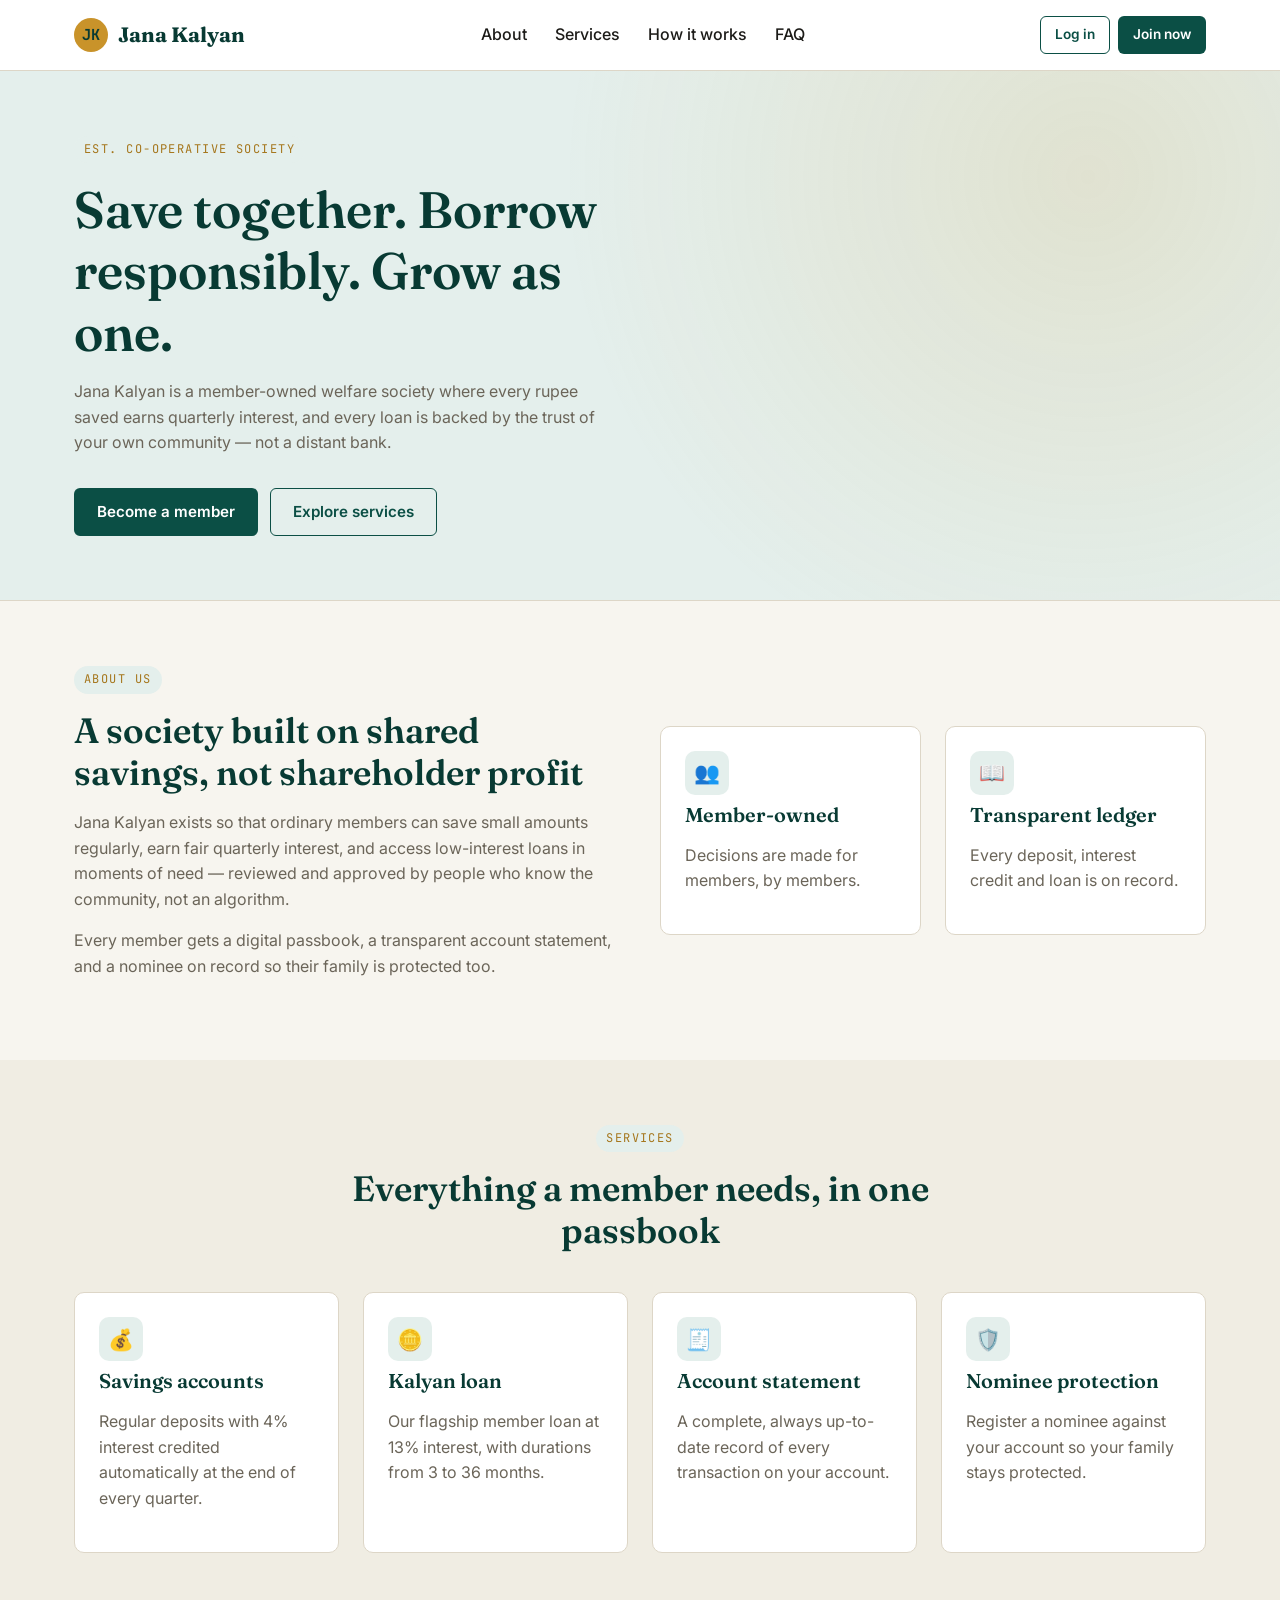
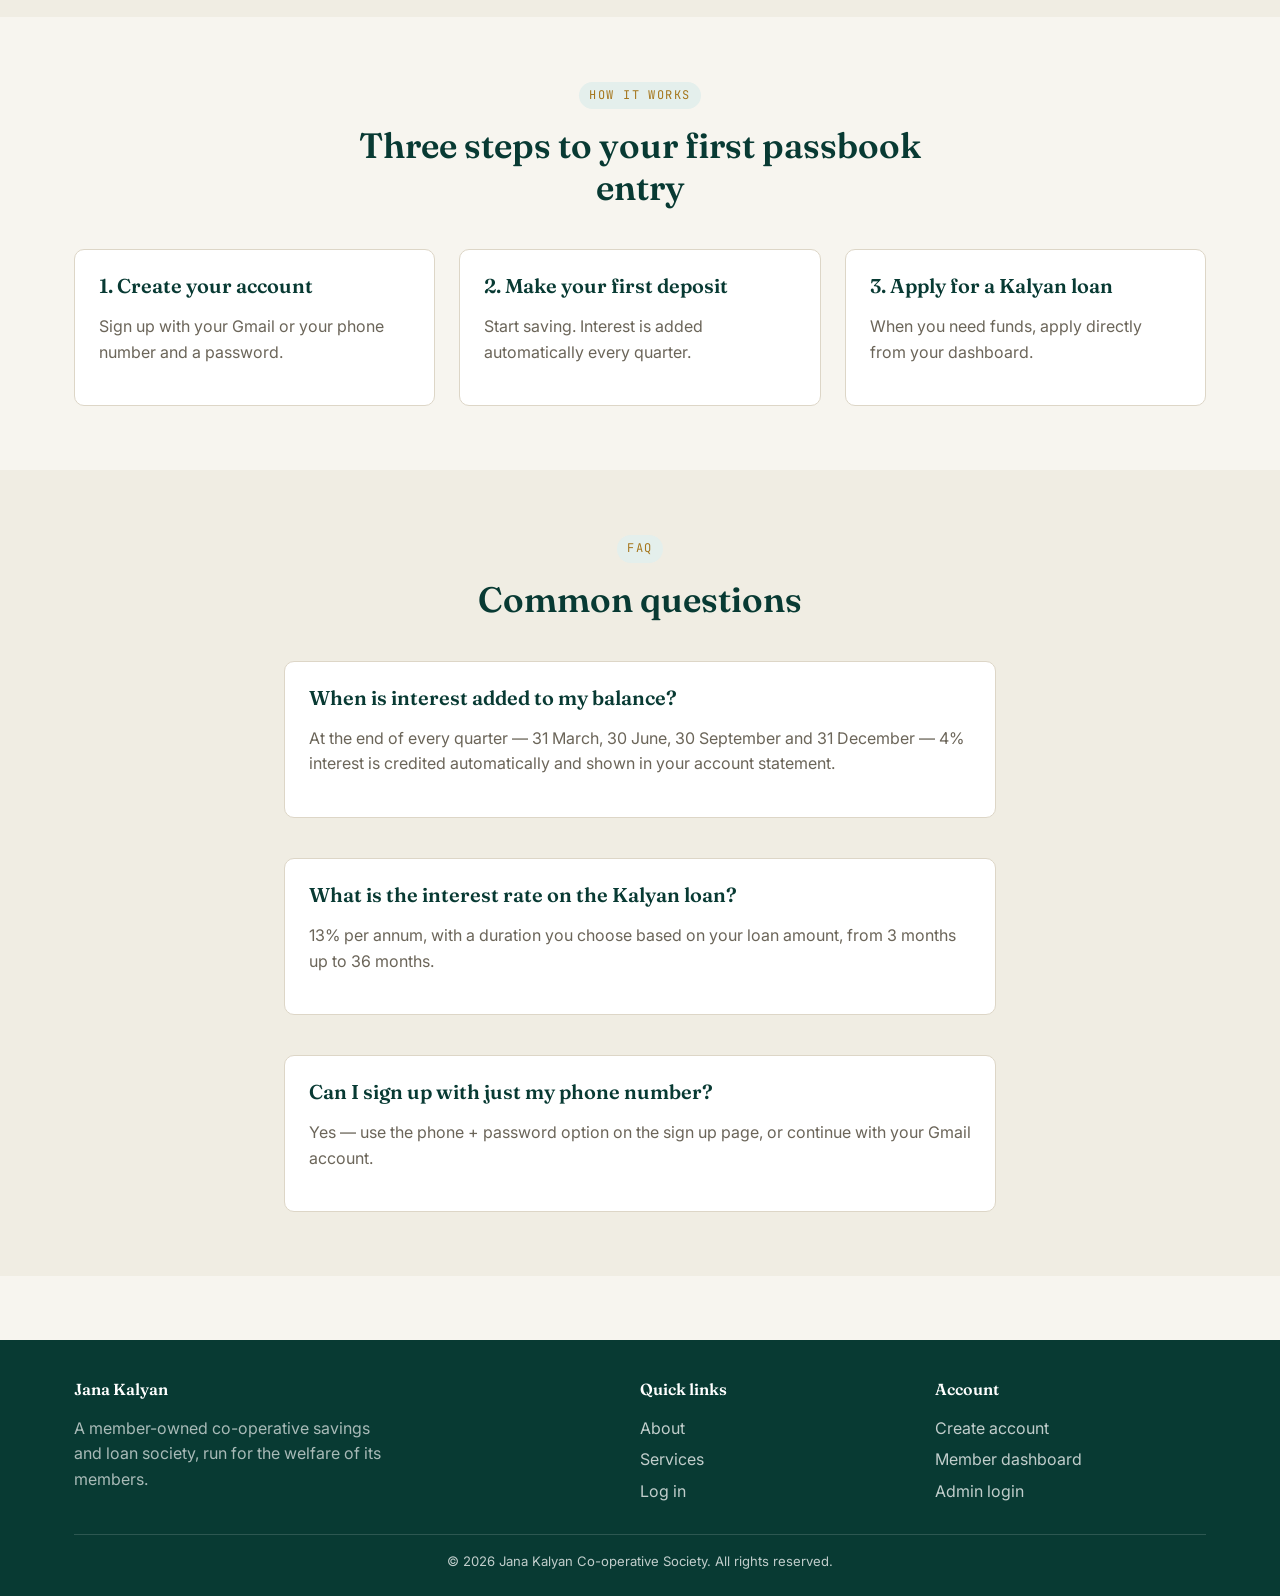
<file: index.html>
<!DOCTYPE html>
<html lang="en">
<head>
  <meta charset="UTF-8" />
  <meta name="viewport" content="width=device-width, initial-scale=1.0" />
  <title>Jana Kalyan — People's Welfare Co-operative Society</title>
  <meta name="description" content="Jana Kalyan is a member-owned savings, deposit and loan co-operative society. Save together, borrow responsibly, grow as a community." />

  <!-- Fonts -->
  <link rel="preconnect" href="https://fonts.googleapis.com" />
  <link href="https://fonts.googleapis.com/css2?family=Fraunces:wght@500;600;700&family=Inter:wght@400;500;600;700&family=JetBrains+Mono:wght@400;600&display=swap" rel="stylesheet" />

  <!-- Stylesheet -->
  <link rel="stylesheet" href="css/style.css" />
</head>
<body>

  <!-- ============================ HEADER / NAV ============================ -->
  <header class="site-header">
    <nav class="navbar">
      <a href="index.html" class="brand">
        <span class="seal">JK</span>
        Jana Kalyan
      </a>

      <ul class="nav-links">
        <li><a href="index.html#about">About</a></li>
        <li><a href="index.html#services">Services</a></li>
        <li><a href="index.html#how-it-works">How it works</a></li>
        <li><a href="index.html#faq">FAQ</a></li>
      </ul>

      <div class="nav-cta">
        <a href="login.html" class="btn btn-outline btn-sm">Log in</a>
        <a href="login.html#signup" class="btn btn-primary btn-sm">Join now</a>
      </div>

      <button class="nav-toggle" aria-label="Toggle navigation menu">☰</button>
    </nav>
  </header>

  <main>
    <!-- ============================ HERO ============================ -->
    <section class="hero">
      <div class="container grid-2">
        <div class="hero-text">
          <span class="eyebrow">Est. co-operative society</span>
          <h1>Save together. Borrow responsibly. Grow as one.</h1>
          <p>
            Jana Kalyan is a member-owned welfare society where every rupee saved
            earns quarterly interest, and every loan is backed by the trust of
            your own community — not a distant bank.
          </p>
          <a href="login.html#signup" class="btn btn-primary">Become a member</a>
          <a href="index.html#services" class="btn btn-outline">Explore services</a>
        </div>

        <!-- Signature element: passbook stub card
        <div class="passbook-card">
          <div class="stamp">JANA<br />KALYAN</div>
          <h3 class="mb-0">Member Passbook</h3>
          <p class="form-hint mb-0">Account No. JK00184213</p>
          <div class="mt-lg">
            <div class="passbook-row"><span class="label">Opening balance</span><span class="value">₹24,000</span></div>
            <div class="passbook-row"><span class="label">Quarterly interest (4%)</span><span class="value amount-credit">+ ₹960</span></div>
            <div class="passbook-row"><span class="label">Kalyan loan rate</span><span class="value">13% p.a.</span></div>
            <div class="passbook-row"><span class="label">Current balance</span><span class="value">₹24,960</span></div>
          </div>
        </div> -->
      </div>
    </section>

    <!-- ============================ ABOUT ============================ -->
    <section id="about" class="section">
      <div class="container grid-2">
        <div>
          <span class="eyebrow">About us</span>
          <h2>A society built on shared savings, not shareholder profit</h2>
          <p>
            Jana Kalyan exists so that ordinary members can save small amounts
            regularly, earn fair quarterly interest, and access low-interest
            loans in moments of need — reviewed and approved by people who
            know the community, not an algorithm.
          </p>
          <p>
            Every member gets a digital passbook, a transparent account
            statement, and a nominee on record so their family is protected
            too.
          </p>
        </div>
        <div class="grid-cards">
          <div class="card">
            <div class="icon">👥</div>
            <h3>Member-owned</h3>
            <p>Decisions are made for members, by members.</p>
          </div>
          <div class="card">
            <div class="icon">📖</div>
            <h3>Transparent ledger</h3>
            <p>Every deposit, interest credit and loan is on record.</p>
          </div>
        </div>
      </div>
    </section>

    <!-- ============================ SERVICES ============================ -->
    <section id="services" class="section section-alt">
      <div class="container">
        <div class="text-center" style="max-width:640px;margin:0 auto var(--space-lg);">
          <span class="eyebrow">Services</span>
          <h2>Everything a member needs, in one passbook</h2>
        </div>

        <div class="grid-cards">
          <div class="card">
            <div class="icon">💰</div>
            <h3>Savings accounts</h3>
            <p>Regular deposits with 4% interest credited automatically at the end of every quarter.</p>
          </div>
          <div class="card">
            <div class="icon">🪙</div>
            <h3>Kalyan loan</h3>
            <p>Our flagship member loan at 13% interest, with durations from 3 to 36 months.</p>
          </div>
          <div class="card">
            <div class="icon">🧾</div>
            <h3>Account statement</h3>
            <p>A complete, always up-to-date record of every transaction on your account.</p>
          </div>
          <div class="card">
            <div class="icon">🛡️</div>
            <h3>Nominee protection</h3>
            <p>Register a nominee against your account so your family stays protected.</p>
          </div>
        </div>
      </div>
    </section>

    <!-- ============================ HOW IT WORKS ============================ -->
    <section id="how-it-works" class="section">
      <div class="container">
        <div class="text-center" style="max-width:640px;margin:0 auto var(--space-lg);">
          <span class="eyebrow">How it works</span>
          <h2>Three steps to your first passbook entry</h2>
        </div>
        <div class="grid-cards">
          <div class="card">
            <h3>1. Create your account</h3>
            <p>Sign up with your Gmail or your phone number and a password.</p>
          </div>
          <div class="card">
            <h3>2. Make your first deposit</h3>
            <p>Start saving. Interest is added automatically every quarter.</p>
          </div>
          <div class="card">
            <h3>3. Apply for a Kalyan loan</h3>
            <p>When you need funds, apply directly from your dashboard.</p>
          </div>
        </div>
      </div>
    </section>

    <!-- ============================ FAQ ============================ -->
    <section id="faq" class="section section-alt">
      <div class="container" style="max-width:760px;">
        <div class="text-center" style="margin-bottom:var(--space-lg);">
          <span class="eyebrow">FAQ</span>
          <h2>Common questions</h2>
        </div>
        <div class="card mt-lg">
          <h3>When is interest added to my balance?</h3>
          <p>At the end of every quarter — 31 March, 30 June, 30 September and 31 December — 4% interest is credited automatically and shown in your account statement.</p>
        </div>
        <div class="card mt-lg">
          <h3>What is the interest rate on the Kalyan loan?</h3>
          <p>13% per annum, with a duration you choose based on your loan amount, from 3 months up to 36 months.</p>
        </div>
        <div class="card mt-lg">
          <h3>Can I sign up with just my phone number?</h3>
          <p>Yes — use the phone + password option on the sign up page, or continue with your Gmail account.</p>
        </div>
      </div>
    </section>
  </main>

  <!-- ============================ FOOTER ============================ -->
  <footer class="site-footer">
    <div class="container">
      <div class="footer-grid">
        <div>
          <h4>Jana Kalyan</h4>
          <p style="color:rgba(255,255,255,0.65);max-width:320px;">A member-owned co-operative savings and loan society, run for the welfare of its members.</p>
        </div>
        <div>
          <h4>Quick links</h4>
          <a href="index.html#about">About</a>
          <a href="index.html#services">Services</a>
          <a href="login.html">Log in</a>
        </div>
        <div>
          <h4>Account</h4>
          <a href="login.html#signup">Create account</a>
          <a href="dashboard.html">Member dashboard</a>
          <a href="admin.html">Admin login</a>
        </div>
      </div>
      <div class="footer-bottom">
        © <span class="current-year"></span> Jana Kalyan Co-operative Society. All rights reserved.
      </div>
    </div>
  </footer>

  <script src="js/script.js"></script>
</body>
</html>
</file>
<file: css/style.css>
/* =========================================================================
   JANA KALYAN — GLOBAL STYLESHEET
   -------------------------------------------------------------------------
   This file holds design tokens (CSS variables), resets, and the styling
   for public-facing pages (index.html, login.html).
   Dashboard/admin-specific layout lives in css/dashboard.css so each file
   stays focused and easy to edit.
   ========================================================================= */

/* -------------------------------------------------------------------------
   1. DESIGN TOKENS
   Change colors, fonts and spacing site-wide by editing these variables.
   ----------------------------------------------------------------------- */
:root {
  /* Brand palette — "passbook ledger" theme: deep teal (trust/growth)
     + mustard gold (the stamped seal on a passbook) on warm paper */
  --color-bg: #f7f5ef;
  --color-surface: #ffffff;
  --color-surface-alt: #f0ede3;
  --color-primary: #0b4f45;
  --color-primary-dark: #083a33;
  --color-primary-light: #e4efec;
  --color-accent: #c9932a;
  --color-accent-dark: #a5761c;
  --color-ink: #1c1b18;
  --color-muted: #6b6559;
  --color-border: #ddd6c7;
  --color-success: #2e7d32;
  --color-danger: #b3432b;

  /* Typography */
  --font-display: "Fraunces", "Georgia", serif;
  --font-body: "Inter", system-ui, -apple-system, sans-serif;
  --font-mono: "JetBrains Mono", "Courier New", monospace;

  /* Spacing scale */
  --space-xs: 0.5rem;
  --space-sm: 1rem;
  --space-md: 1.5rem;
  --space-lg: 2.5rem;
  --space-xl: 4rem;

  /* Layout */
  --max-width: 1180px;
  --radius: 10px;
  --radius-sm: 6px;
  --shadow-card: 0 2px 10px rgba(11, 79, 69, 0.08);
  --shadow-raised: 0 8px 24px rgba(11, 79, 69, 0.14);
  --transition: 0.2s ease;
}

/* -------------------------------------------------------------------------
   2. RESET & BASE
   ----------------------------------------------------------------------- */
*, *::before, *::after { box-sizing: border-box; }

html { scroll-behavior: smooth; }

body {
  margin: 0;
  font-family: var(--font-body);
  background: var(--color-bg);
  color: var(--color-ink);
  line-height: 1.6;
  -webkit-font-smoothing: antialiased;
}

img { max-width: 100%; display: block; }

a { color: inherit; text-decoration: none; }

h1, h2, h3, h4 {
  font-family: var(--font-display);
  font-weight: 600;
  line-height: 1.2;
  margin: 0 0 var(--space-sm);
  color: var(--color-primary-dark);
}

h1 { font-size: clamp(2.1rem, 4vw, 3.2rem); }
h2 { font-size: clamp(1.6rem, 3vw, 2.2rem); }
h3 { font-size: 1.25rem; }

p { margin: 0 0 var(--space-sm); color: var(--color-muted); }

/* Visible keyboard focus for accessibility */
a:focus-visible, button:focus-visible, input:focus-visible, select:focus-visible {
  outline: 3px solid var(--color-accent);
  outline-offset: 2px;
}

@media (prefers-reduced-motion: reduce) {
  * { animation: none !important; transition: none !important; scroll-behavior: auto !important; }
}

/* -------------------------------------------------------------------------
   3. LAYOUT HELPERS
   ----------------------------------------------------------------------- */
.container {
  width: 100%;
  max-width: var(--max-width);
  margin: 0 auto;
  padding: 0 var(--space-md);
}

.section { padding: var(--space-xl) 0; }
.section-alt { background: var(--color-surface-alt); }

.grid-2 {
  display: grid;
  grid-template-columns: 1fr 1fr;
  gap: var(--space-lg);
  align-items: center;
}

.grid-cards {
  display: grid;
  grid-template-columns: repeat(auto-fit, minmax(240px, 1fr));
  gap: var(--space-md);
}

.eyebrow {
  display: inline-block;
  font-family: var(--font-mono);
  font-size: 0.75rem;
  letter-spacing: 0.12em;
  text-transform: uppercase;
  color: var(--color-accent-dark);
  background: var(--color-primary-light);
  padding: 4px 10px;
  border-radius: 999px;
  margin-bottom: var(--space-sm);
}

/* -------------------------------------------------------------------------
   4. HEADER & NAV
   ----------------------------------------------------------------------- */
.site-header {
  position: sticky;
  top: 0;
  z-index: 100;
  background: var(--color-surface);
  border-bottom: 1px solid var(--color-border);
}

.navbar {
  display: flex;
  align-items: center;
  justify-content: space-between;
  padding: var(--space-sm) var(--space-md);
  max-width: var(--max-width);
  margin: 0 auto;
}

.brand {
  display: flex;
  align-items: center;
  gap: 10px;
  font-family: var(--font-display);
  font-weight: 700;
  font-size: 1.3rem;
  color: var(--color-primary-dark);
}

.brand .seal {
  width: 34px;
  height: 34px;
  border-radius: 50%;
  background: var(--color-accent);
  color: var(--color-primary-dark);
  display: flex;
  align-items: center;
  justify-content: center;
  font-family: var(--font-mono);
  font-weight: 700;
  font-size: 0.95rem;
}

.nav-links {
  display: flex;
  gap: var(--space-md);
  list-style: none;
  margin: 0;
  padding: 0;
}

.nav-links a {
  font-weight: 500;
  padding: 6px 2px;
  border-bottom: 2px solid transparent;
  transition: border-color var(--transition), color var(--transition);
}

.nav-links a:hover,
.nav-links a.active {
  color: var(--color-accent-dark);
  border-color: var(--color-accent);
}

.nav-cta { display: flex; gap: var(--space-xs); align-items: center; }

.nav-toggle {
  display: none;
  background: none;
  border: 1px solid var(--color-border);
  border-radius: var(--radius-sm);
  padding: 8px 10px;
  font-size: 1.2rem;
  cursor: pointer;
}

/* -------------------------------------------------------------------------
   5. BUTTONS & FORMS
   ----------------------------------------------------------------------- */
.btn {
  display: inline-flex;
  align-items: center;
  justify-content: center;
  gap: 8px;
  font-family: var(--font-body);
  font-weight: 600;
  font-size: 0.95rem;
  padding: 11px 22px;
  border-radius: var(--radius-sm);
  border: 1px solid transparent;
  cursor: pointer;
  transition: transform var(--transition), box-shadow var(--transition), background var(--transition);
  text-align: center;
}
.btn:active { transform: translateY(1px); }

.btn-primary {
  background: var(--color-primary);
  color: #fff;
}
.btn-primary:hover { background: var(--color-primary-dark); box-shadow: var(--shadow-raised); }

.btn-accent {
  background: var(--color-accent);
  color: var(--color-primary-dark);
}
.btn-accent:hover { background: var(--color-accent-dark); color: #fff; }

.btn-outline {
  background: transparent;
  border-color: var(--color-primary);
  color: var(--color-primary);
}
.btn-outline:hover { background: var(--color-primary-light); }

.btn-block { width: 100%; }
.btn-sm { padding: 7px 14px; font-size: 0.85rem; }
.btn:disabled, .btn.disabled {
  opacity: 0.5;
  cursor: not-allowed;
  pointer-events: none;
}

.form-group { margin-bottom: var(--space-sm); }

.form-group label {
  display: block;
  font-weight: 600;
  font-size: 0.88rem;
  margin-bottom: 6px;
  color: var(--color-ink);
}

.form-control,
select.form-control {
  width: 100%;
  padding: 11px 14px;
  font-family: var(--font-body);
  font-size: 0.95rem;
  border: 1px solid var(--color-border);
  border-radius: var(--radius-sm);
  background: var(--color-surface);
  color: var(--color-ink);
  transition: border-color var(--transition), box-shadow var(--transition);
}

.form-control:focus {
  border-color: var(--color-primary);
  box-shadow: 0 0 0 3px var(--color-primary-light);
  outline: none;
}

.form-hint { font-size: 0.78rem; color: var(--color-muted); margin-top: 4px; }
.form-error {
  font-size: 0.8rem;
  color: var(--color-danger);
  margin-top: 4px;
  display: none;
}
.form-error.show { display: block; }

/* -------------------------------------------------------------------------
   6. HERO
   ----------------------------------------------------------------------- */
.hero {
  padding: var(--space-xl) 0;
  background:
    radial-gradient(circle at 85% 20%, rgba(201, 147, 42, 0.14), transparent 45%),
    var(--color-primary-light);
  border-bottom: 1px solid var(--color-border);
}

.hero-text .btn { margin-right: var(--space-xs); margin-top: var(--space-sm); }

/* Signature element: a passbook "stub" card with perforated edge */
.passbook-card {
  background: var(--color-surface);
  border-radius: var(--radius);
  box-shadow: var(--shadow-raised);
  padding: var(--space-lg) var(--space-md) var(--space-md) var(--space-lg);
  position: relative;
  border: 1px solid var(--color-border);
}

.passbook-card::before {
  /* perforated stub edge */
  content: "";
  position: absolute;
  left: -1px;
  top: 0;
  bottom: 0;
  width: 14px;
  background-image: radial-gradient(circle, var(--color-bg) 3px, transparent 3.5px);
  background-size: 14px 18px;
  background-position: left center;
  border-radius: var(--radius) 0 0 var(--radius);
}

.passbook-card .stamp {
  position: absolute;
  top: 16px;
  right: 16px;
  width: 56px;
  height: 56px;
  border-radius: 50%;
  border: 2px dashed var(--color-accent);
  display: flex;
  align-items: center;
  justify-content: center;
  font-family: var(--font-mono);
  font-size: 0.65rem;
  color: var(--color-accent-dark);
  text-align: center;
  transform: rotate(-8deg);
}

.passbook-row {
  display: flex;
  justify-content: space-between;
  padding: 10px 0;
  border-bottom: 1px dashed var(--color-border);
  font-family: var(--font-mono);
  font-size: 0.88rem;
}
.passbook-row:last-child { border-bottom: none; }
.passbook-row .label { color: var(--color-muted); }
.passbook-row .value { font-weight: 600; color: var(--color-ink); }

/* -------------------------------------------------------------------------
   7. CARDS (services / features)
   ----------------------------------------------------------------------- */
.card {
  background: var(--color-surface);
  border: 1px solid var(--color-border);
  border-radius: var(--radius);
  padding: var(--space-md);
  transition: transform var(--transition), box-shadow var(--transition);
}
.card:hover { transform: translateY(-3px); box-shadow: var(--shadow-card); }

.card .icon {
  width: 44px;
  height: 44px;
  border-radius: 10px;
  background: var(--color-primary-light);
  color: var(--color-primary);
  display: flex;
  align-items: center;
  justify-content: center;
  font-size: 1.3rem;
  margin-bottom: var(--space-xs);
}

/* -------------------------------------------------------------------------
   8. LEDGER TABLE (transactions)
   ----------------------------------------------------------------------- */
.ledger-table { width: 100%; border-collapse: collapse; font-size: 0.92rem; }
.ledger-table th {
  text-align: left;
  font-family: var(--font-mono);
  font-size: 0.72rem;
  letter-spacing: 0.06em;
  text-transform: uppercase;
  color: var(--color-muted);
  padding: 10px 12px;
  border-bottom: 2px solid var(--color-border);
}
.ledger-table td {
  padding: 12px;
  border-bottom: 1px solid var(--color-border);
  font-family: var(--font-mono);
}
.ledger-table tr:hover td { background: var(--color-primary-light); }
.amount-credit { color: var(--color-success); font-weight: 700; }
.amount-debit { color: var(--color-danger); font-weight: 700; }

/* -------------------------------------------------------------------------
   9. AUTH PAGE (login / signup)
   ----------------------------------------------------------------------- */
.auth-wrapper {
  min-height: calc(100vh - 140px);
  display: grid;
  grid-template-columns: 1fr 1fr;
}

.auth-aside {
  background: var(--color-primary);
  color: #fff;
  padding: var(--space-xl) var(--space-lg);
  display: flex;
  flex-direction: column;
  justify-content: center;
}
.auth-aside h2 { color: #fff; }
.auth-aside p { color: rgba(255,255,255,0.8); }

.auth-form-area {
  display: flex;
  align-items: center;
  justify-content: center;
  padding: var(--space-xl) var(--space-md);
}

.auth-card {
  width: 100%;
  max-width: 420px;
  background: var(--color-surface);
  border: 1px solid var(--color-border);
  border-radius: var(--radius);
  padding: var(--space-lg);
  box-shadow: var(--shadow-card);
}

.tabs {
  display: flex;
  border-bottom: 1px solid var(--color-border);
  margin-bottom: var(--space-md);
}
.tab-btn {
  flex: 1;
  background: none;
  border: none;
  padding: 10px;
  font-weight: 600;
  font-family: var(--font-body);
  color: var(--color-muted);
  cursor: pointer;
  border-bottom: 2px solid transparent;
}
.tab-btn.active { color: var(--color-primary-dark); border-color: var(--color-accent); }

.auth-panel { display: none; }
.auth-panel.active { display: block; }

.method-toggle {
  display: flex;
  gap: 8px;
  margin-bottom: var(--space-sm);
}
.method-toggle button {
  flex: 1;
  padding: 8px;
  font-size: 0.82rem;
  border-radius: var(--radius-sm);
  border: 1px solid var(--color-border);
  background: var(--color-surface);
  cursor: pointer;
  font-weight: 600;
  color: var(--color-muted);
}
.method-toggle button.active {
  background: var(--color-primary-light);
  border-color: var(--color-primary);
  color: var(--color-primary-dark);
}

.divider {
  display: flex;
  align-items: center;
  gap: 10px;
  margin: var(--space-sm) 0;
  color: var(--color-muted);
  font-size: 0.8rem;
}
.divider::before, .divider::after {
  content: "";
  flex: 1;
  height: 1px;
  background: var(--color-border);
}

.google-btn {
  display: flex;
  align-items: center;
  justify-content: center;
  gap: 10px;
  width: 100%;
  padding: 10px;
  border: 1px solid var(--color-border);
  border-radius: var(--radius-sm);
  background: #fff;
  font-weight: 600;
  cursor: pointer;
}
.google-btn:hover { background: var(--color-surface-alt); }

.auth-msg {
  margin-top: var(--space-sm);
  padding: 10px 12px;
  border-radius: var(--radius-sm);
  font-size: 0.85rem;
  display: none;
}
.auth-msg.show { display: block; }
.auth-msg.success { background: #e8f5e9; color: var(--color-success); }
.auth-msg.error { background: #fdeae5; color: var(--color-danger); }

/* -------------------------------------------------------------------------
   10. FOOTER
   ----------------------------------------------------------------------- */
.site-footer {
  background: var(--color-primary-dark);
  color: rgba(255,255,255,0.75);
  padding: var(--space-lg) 0 var(--space-md);
  margin-top: var(--space-xl);
}
.footer-grid {
  display: grid;
  grid-template-columns: 2fr 1fr 1fr;
  gap: var(--space-md);
  margin-bottom: var(--space-md);
}
.site-footer h4 { color: #fff; font-size: 1rem; }
.site-footer a { color: rgba(255,255,255,0.75); display: block; margin-bottom: 6px; }
.site-footer a:hover { color: var(--color-accent); }
.footer-bottom {
  border-top: 1px solid rgba(255,255,255,0.15);
  padding-top: var(--space-sm);
  font-size: 0.82rem;
  text-align: center;
}

/* -------------------------------------------------------------------------
   11. UTILITIES
   ----------------------------------------------------------------------- */
.text-center { text-align: center; }
.mt-lg { margin-top: var(--space-lg); }
.mb-0 { margin-bottom: 0; }
.badge {
  display: inline-block;
  font-family: var(--font-mono);
  font-size: 0.7rem;
  padding: 3px 8px;
  border-radius: 999px;
  background: var(--color-primary-light);
  color: var(--color-primary-dark);
}
.badge-accent { background: #fbeecb; color: var(--color-accent-dark); }

/* -------------------------------------------------------------------------
   12. RESPONSIVE — MOBILE (< 768px)
   Sidebar/columns stack above main content per spec.
   ----------------------------------------------------------------------- */
@media (max-width: 768px) {
  .nav-toggle { display: inline-block; }

  .nav-links {
    position: absolute;
    top: 100%;
    left: 0;
    right: 0;
    flex-direction: column;
    background: var(--color-surface);
    border-bottom: 1px solid var(--color-border);
    padding: var(--space-sm) var(--space-md);
    gap: var(--space-sm);
    display: none;
  }
  .nav-links.open { display: flex; }

  .nav-cta { display: none; }
  .nav-cta.open { display: flex; flex-direction: column; padding: 0 var(--space-md) var(--space-sm); }

  .grid-2 { grid-template-columns: 1fr; }
  .footer-grid { grid-template-columns: 1fr; }

  .auth-wrapper { grid-template-columns: 1fr; }
  .auth-aside { padding: var(--space-lg) var(--space-md); text-align: center; }

  .ledger-table { font-size: 0.8rem; }
  .ledger-table th, .ledger-table td { padding: 8px 6px; }
}
</file>
